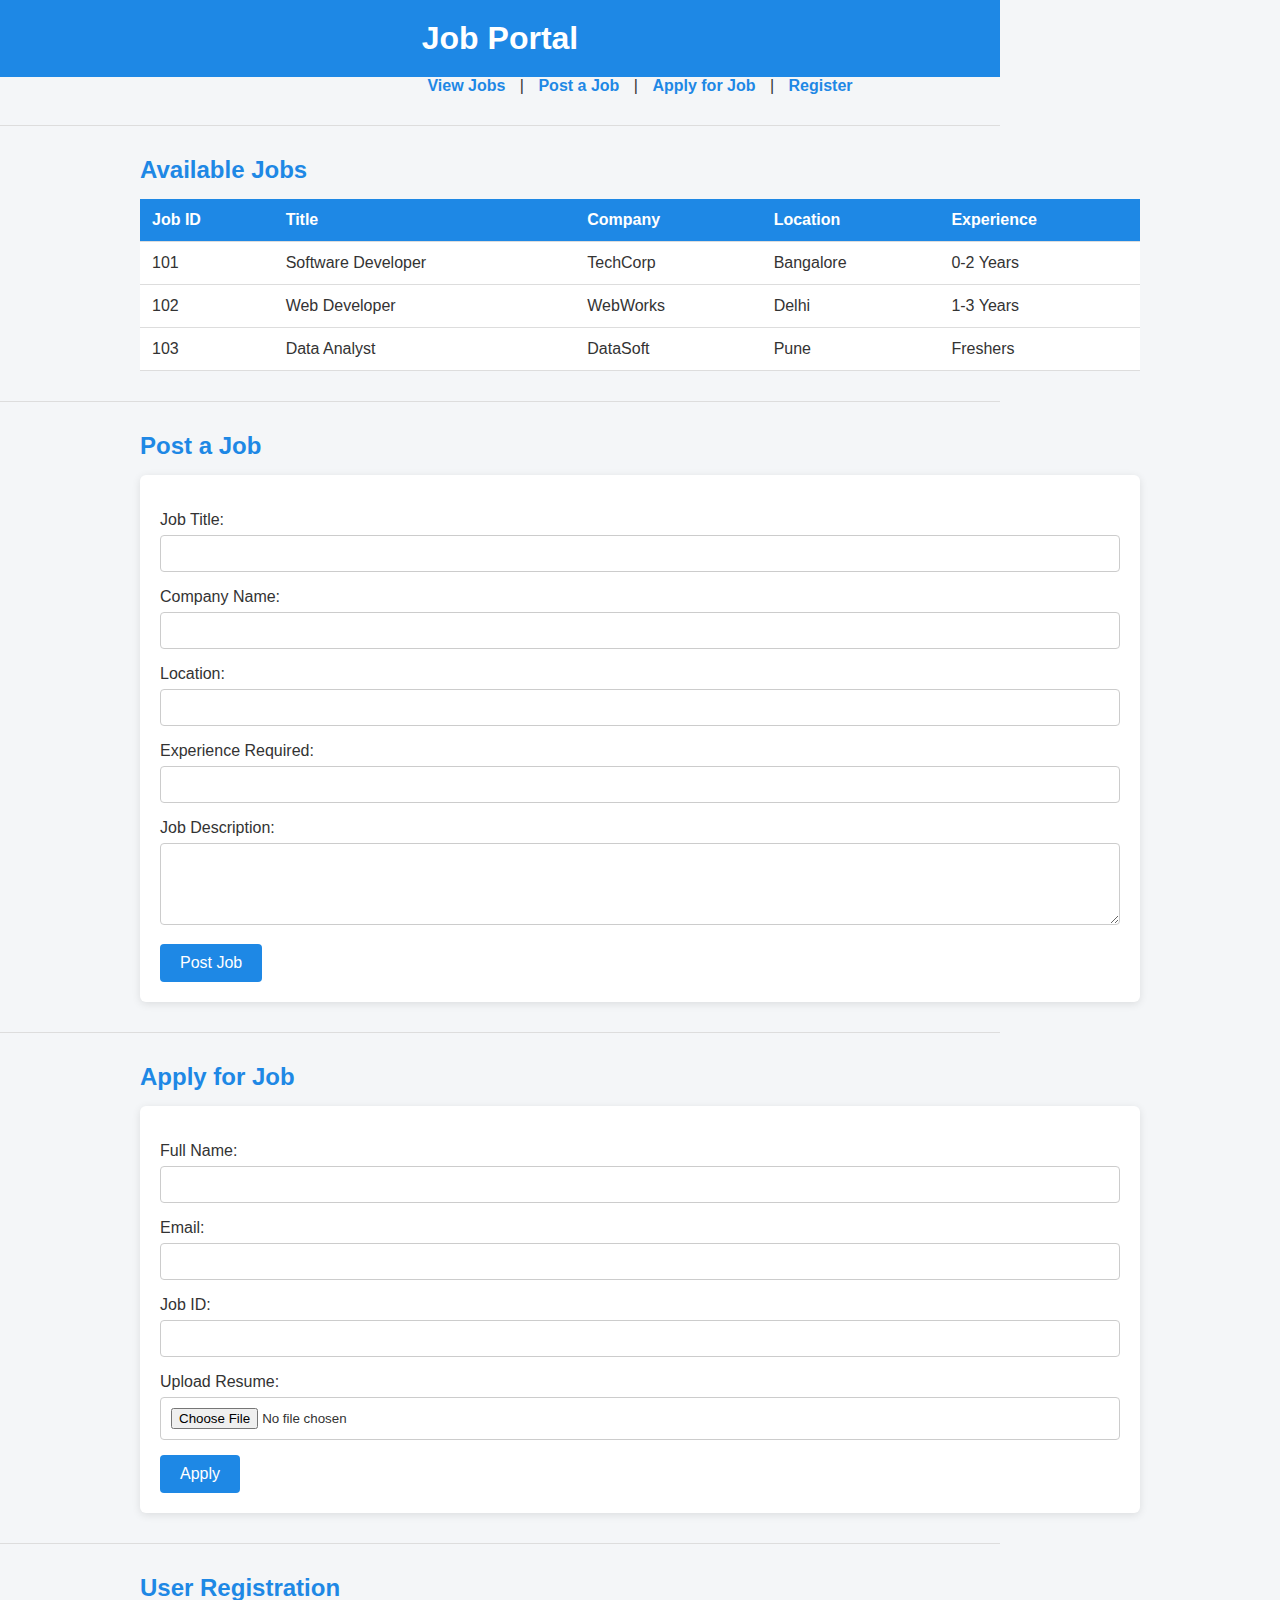
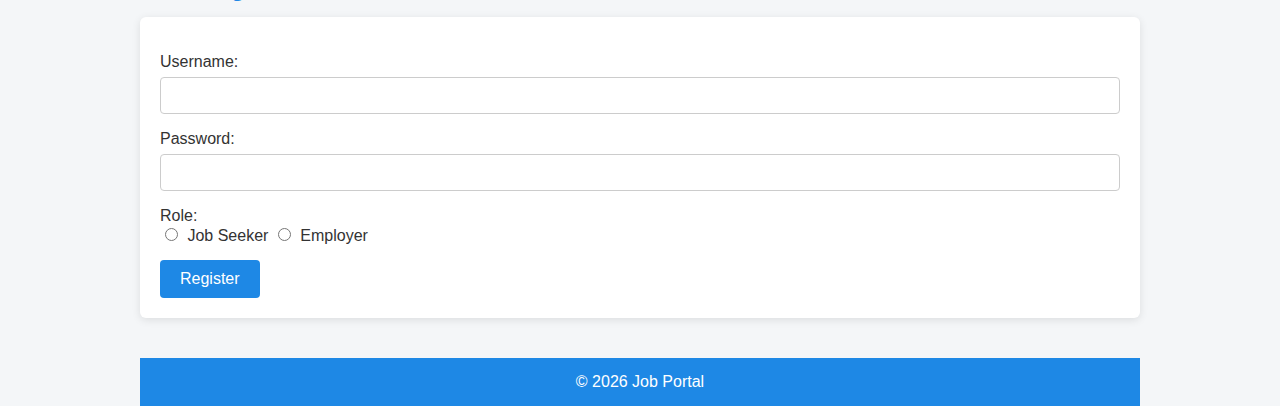
<file: job_portal/index.html>
<!DOCTYPE html>
<html lang="en">
<head>
    <meta charset="UTF-8">
    <meta name="viewport" content="width=device-width, initial-scale=1.0">
    <title>Job Portal</title>

    <style>
        /* Reset & base styles */
        * {
            box-sizing: border-box;
            font-family: Arial, Helvetica, sans-serif;
        }

        body {
            margin: 0;
            padding: 0;
            background-color: #f4f6f8;
            color: #333;
        }

        /* Page container */
        body > * {
            max-width: 1000px;
            margin: auto;
        }

        h1 {
            text-align: center;
            background-color: #1e88e5;
            color: white;
            padding: 20px;
            margin: 0;
        }

        /* Navigation */
        p a {
            text-decoration: none;
            color: #1e88e5;
            font-weight: bold;
            margin: 0 10px;
        }

        p a:hover {
            text-decoration: underline;
        }

        hr {
            border: none;
            height: 1px;
            background-color: #ddd;
            margin: 30px 0;
        }

        h2 {
            color: #1e88e5;
            margin-bottom: 15px;
        }

        /* Table styling */
        table {
            width: 100%;
            border-collapse: collapse;
            background-color: white;
        }

        th, td {
            padding: 12px;
            text-align: left;
            border-bottom: 1px solid #ddd;
        }

        th {
            background-color: #1e88e5;
            color: white;
        }

        tr:hover {
            background-color: #f1f1f1;
        }

        /* Forms */
        form {
            background-color: white;
            padding: 20px;
            border-radius: 6px;
            box-shadow: 0 2px 8px rgba(0,0,0,0.1);
        }

        input[type="text"],
        input[type="email"],
        input[type="password"],
        input[type="file"],
        textarea {
            width: 100%;
            padding: 10px;
            margin-top: 6px;
            border: 1px solid #ccc;
            border-radius: 4px;
        }

        textarea {
            resize: vertical;
        }

        input[type="radio"] {
            margin-right: 5px;
        }

        input[type="submit"] {
            background-color: #1e88e5;
            color: white;
            border: none;
            padding: 10px 20px;
            border-radius: 4px;
            cursor: pointer;
            font-size: 16px;
        }

        input[type="submit"]:hover {
            background-color: #1565c0;
        }

        /* Footer */
        footer {
            text-align: center;
            padding: 15px;
            background-color: #1e88e5;
            color: white;
            margin-top: 40px;
        }

        /* Spacing tweaks */
        p {
            margin-bottom: 15px;
        }
    </style>
</head>
<body>

    <h1>Job Portal</h1>

    <p style="text-align:center;">
        <a href="#jobs">View Jobs</a> |
        <a href="#post">Post a Job</a> |
        <a href="#apply">Apply for Job</a> |
        <a href="#register">Register</a>
    </p>

    <hr>

    <h2 id="jobs">Available Jobs</h2>

    <table>
        <tr>
            <th>Job ID</th>
            <th>Title</th>
            <th>Company</th>
            <th>Location</th>
            <th>Experience</th>
        </tr>
        <tr>
            <td>101</td>
            <td>Software Developer</td>
            <td>TechCorp</td>
            <td>Bangalore</td>
            <td>0-2 Years</td>
        </tr>
        <tr>
            <td>102</td>
            <td>Web Developer</td>
            <td>WebWorks</td>
            <td>Delhi</td>
            <td>1-3 Years</td>
        </tr>
        <tr>
            <td>103</td>
            <td>Data Analyst</td>
            <td>DataSoft</td>
            <td>Pune</td>
            <td>Freshers</td>
        </tr>
    </table>

    <hr>

    <h2 id="post">Post a Job</h2>

    <form>
        <p>
            Job Title:<br>
            <input type="text" name="job_title">
        </p>

        <p>
            Company Name:<br>
            <input type="text" name="company">
        </p>

        <p>
            Location:<br>
            <input type="text" name="location">
        </p>

        <p>
            Experience Required:<br>
            <input type="text" name="experience">
        </p>

        <p>
            Job Description:<br>
            <textarea rows="4"></textarea>
        </p>

        <input type="submit" value="Post Job">
    </form>

    <hr>

    <h2 id="apply">Apply for Job</h2>

    <form>
        <p>
            Full Name:<br>
            <input type="text" name="name">
        </p>

        <p>
            Email:<br>
            <input type="email" name="email">
        </p>

        <p>
            Job ID:<br>
            <input type="text" name="job_id">
        </p>

        <p>
            Upload Resume:<br>
            <input type="file">
        </p>

        <input type="submit" value="Apply">
    </form>

    <hr>

    <h2 id="register">User Registration</h2>

    <form>
        <p>
            Username:<br>
            <input type="text" name="username">
        </p>

        <p>
            Password:<br>
            <input type="password" name="password">
        </p>

        <p>
            Role:<br>
            <input type="radio" name="role"> Job Seeker
            <input type="radio" name="role"> Employer
        </p>

        <input type="submit" value="Register">
    </form>

    <footer>
        &copy; 2026 Job Portal
    </footer>

</body>
</html>
</file>
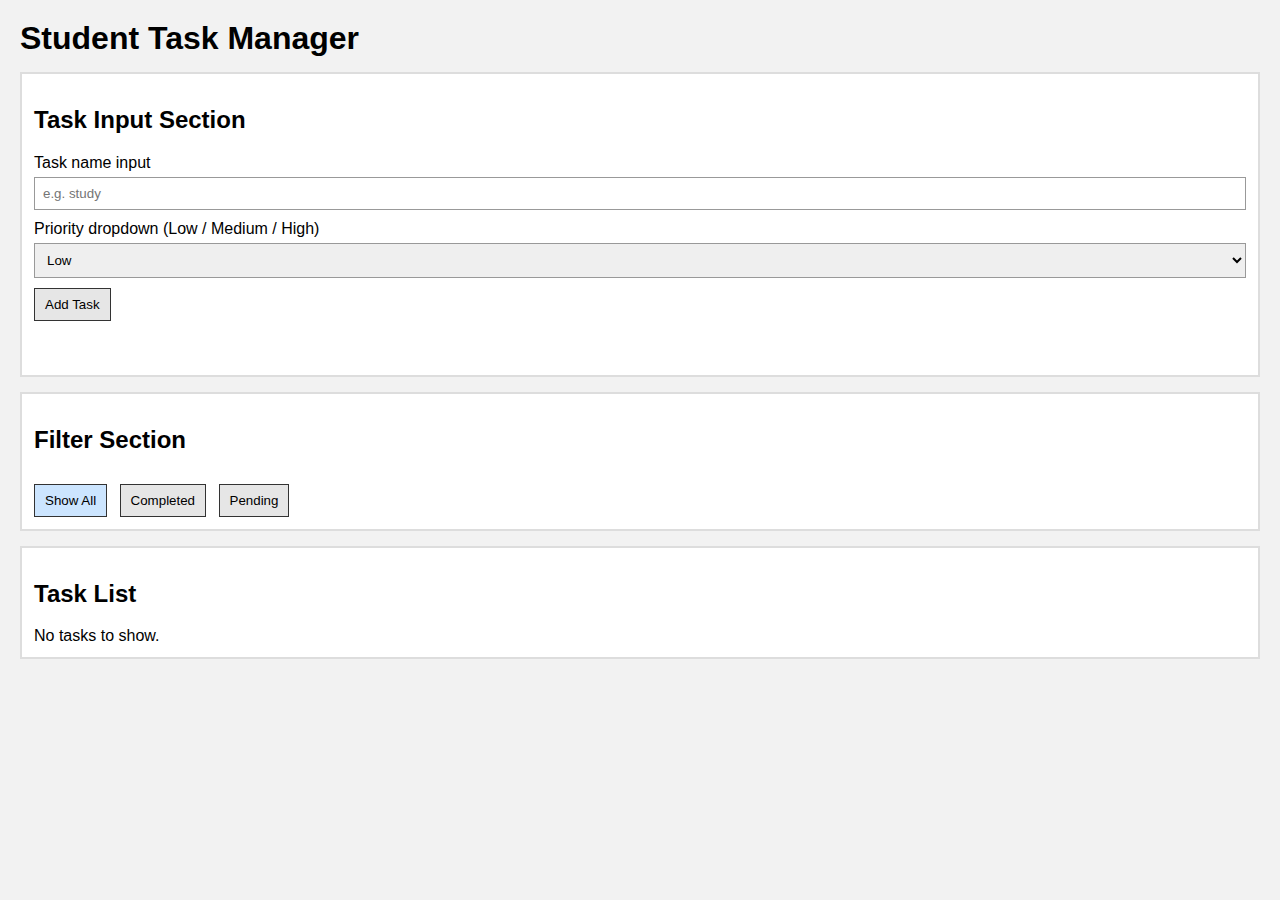
<file: LabMST/index.html>
<!doctype html>
<html lang="en">
  <head>
    <meta charset="UTF-8" />
    <meta name="viewport" content="width=device-width, initial-scale=1.0" />
    <title>Student Task Manager</title>
    <link rel="stylesheet" href="style.css" />
  </head>
  <body>
    <h1>Student Task Manager</h1>

    <div class="box">
      <h2>Task Input Section</h2>

      <label for="taskName">Task name input</label>
      <input id="taskName" type="text" placeholder="e.g. study" />

      <label for="priority">Priority dropdown (Low / Medium / High)</label>
      <select id="priority">
        <option value="Low">Low</option>
        <option value="Medium">Medium</option>
        <option value="High">High</option>
      </select>

      <button id="addTaskBtn">Add Task</button>
      <p id="message" class="message"></p>
    </div>

    <div class="box">
      <h2>Filter Section</h2>
      <div class="filters">
        <button class="filterBtn" data-filter="all">Show All</button>
        <button class="filterBtn" data-filter="completed">Completed</button>
        <button class="filterBtn" data-filter="pending">Pending</button>
      </div>
    </div>

    <div class="box">
      <h2>Task List</h2>
      <ul id="taskList"></ul>
    </div>

    <script src="script.js"></script>
  </body>
</html>
</file>
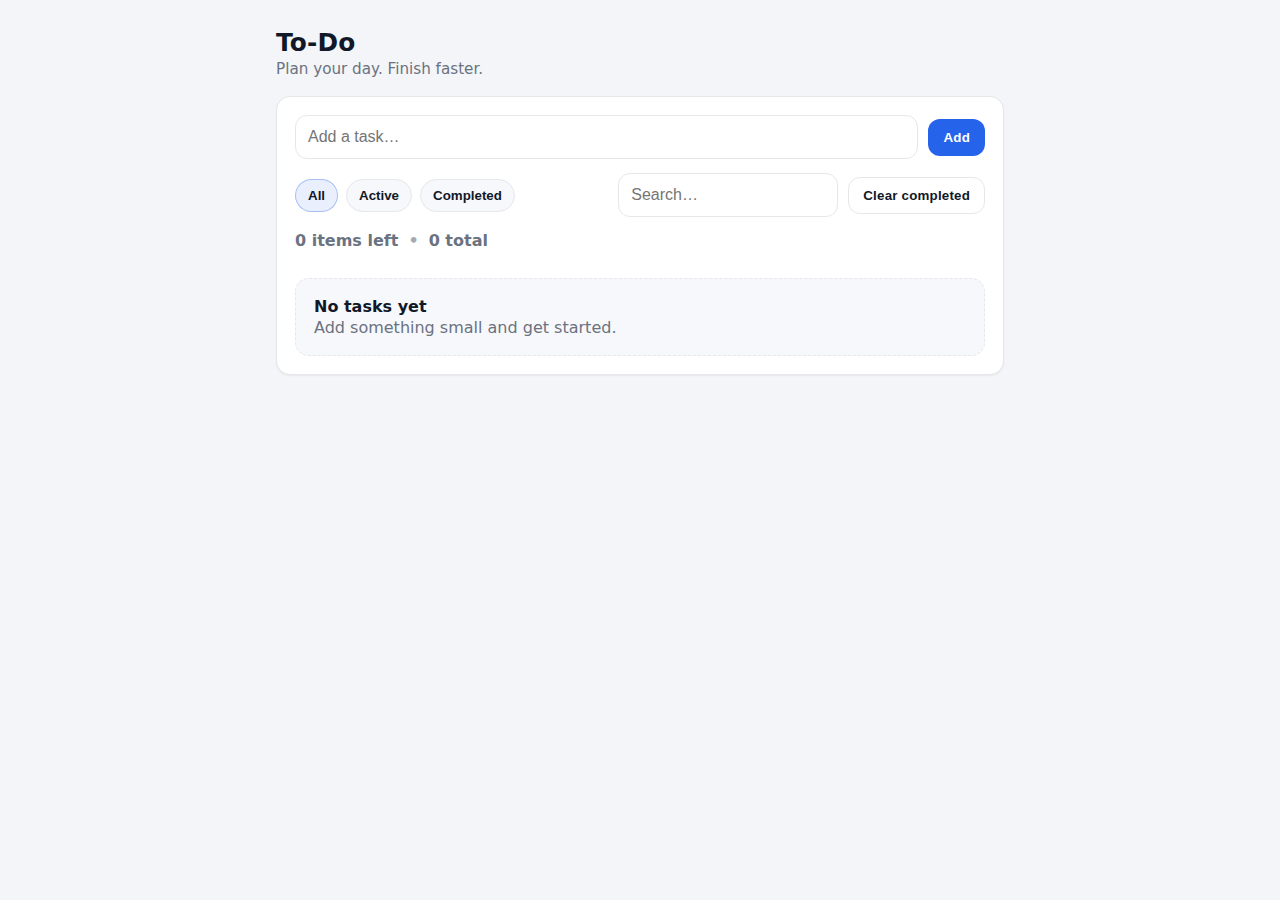
<file: todo_app/index.html>
<!DOCTYPE html>
<html lang="en">
<head>
    <meta charset="UTF-8">
    <meta name="viewport" content="width=device-width, initial-scale=1.0">
    <title>To-Do App</title>
    <meta name="description" content="A clean and interactive to-do app with filters and persistence.">
    <link rel="stylesheet" href="style.css">
</head>
<body>
    <main class="page">
        <header class="top">
            <div class="brand">
                <div>
                    <h1>To-Do</h1>
                    <p class="subtitle">Plan your day. Finish faster.</p>
                </div>
            </div>
        </header>

        <section class="card" aria-label="Add a task">
            <form id="taskForm" class="task-form" autocomplete="off">
                <label class="sr-only" for="taskInput">Task</label>
                <input id="taskInput" type="text" placeholder="Add a task…" maxlength="120" />
                <button id="addTask" type="submit" class="btn btn-primary">Add</button>
            </form>

            <div class="toolbar" aria-label="Filters and actions">
                <div class="filters" role="tablist" aria-label="Task filter">
                    <button class="chip is-active" type="button" data-filter="all">All</button>
                    <button class="chip" type="button" data-filter="active">Active</button>
                    <button class="chip" type="button" data-filter="completed">Completed</button>
                </div>

                <div class="search">
                    <label class="sr-only" for="searchInput">Search</label>
                    <input id="searchInput" type="search" placeholder="Search…" />
                </div>

                <div class="actions">
                    <button id="clearCompleted" class="btn btn-ghost" type="button">Clear completed</button>
                </div>
            </div>

            <div class="stats" aria-live="polite">
                <span id="itemsLeft">0 items left</span>
                <span class="dot" aria-hidden="true">•</span>
                <span id="itemsTotal">0 total</span>
            </div>

            <ul class="listTask" id="listTask" aria-label="Task list"></ul>

            <div class="empty" id="emptyState">
                <div class="empty-title">No tasks yet</div>
                <div class="empty-sub">Add something small and get started.</div>
            </div>
        </section>
    </main>
    <script src="script.js"></script>
</body>
</html>
</file>
<file: LabMST/style.css>
body {
  font-family: Arial, sans-serif;
  background: #f2f2f2;
  margin: 0;
  padding: 20px;
}

h1 {
  margin: 0 0 15px 0;
}

.box {
  background: white;
  border: 2px solid #ddd;
  padding: 12px;
  margin-bottom: 15px;
}

label {
  display: block;
  margin-top: 10px;
  margin-bottom: 5px;
}

input,
select {
  width: 100%;
  padding: 8px;
  box-sizing: border-box;
  border: 1px solid #999;
}

button {
  margin-top: 10px;
  padding: 8px 10px;
  border: 1px solid #333;
  background: #e6e6e6;
  cursor: pointer;
}

button:hover {
  background: #d9d9d9;
}

.filters button {
  margin-right: 8px;
}

.filters .active {
  background: #cce5ff;
}

.message {
  margin-top: 8px;
  color: #cc0000;
  min-height: 18px;
}

#taskList {
  list-style: none;
  padding-left: 0;
  margin: 0;
}

.taskItem {
  border: 1px solid #bbb;
  padding: 8px;
  margin-bottom: 8px;
  background: #fafafa;
  display: flex;
  align-items: center;
  justify-content: space-between;
}

.taskLeft {
  display: flex;
  align-items: center;
  gap: 10px;
}

.taskText {
  line-height: 1.2;
}

.taskText.done {
  text-decoration: line-through;
  color: #666;
}

.priorityTag {
  font-size: 12px;
  padding: 2px 6px;
  border: 1px solid #777;
  background: #fff;
}

.deleteBtn {
  background: #ffd6d6;
  border: 1px solid #aa0000;
}

.deleteBtn:hover {
  background: #ffbfbf;
}
</file>
<file: todo_app/style.css>
:root {
  --bg: #f3f5f8;
  --surface: #ffffff;
  --surface-2: #f7f8fb;
  --text: #111827;
  --muted: #6b7280;
  --border: #e5e7eb;
  --primary: #2563eb;
  --danger: #b91c1c;
  --success: #15803d;
  --shadow: 0 12px 28px rgba(17, 24, 39, 0.12);
  --radius: 14px;
  --ring: 0 0 0 3px rgba(37, 99, 235, 0.18);
}

* {
  box-sizing: border-box;
}

html {
  scroll-behavior: smooth;
}

body {
  margin: 0;
  font-family: ui-sans-serif, system-ui, -apple-system, Segoe UI, Roboto, Helvetica, Arial;
  background: var(--bg);
  color: var(--text);
}

@media (prefers-reduced-motion: no-preference) {
  .page {
    animation: pageIn 420ms ease both;
  }
}

@keyframes pageIn {
  from {
    opacity: 0;
    transform: translateY(8px);
  }
  to {
    opacity: 1;
    transform: translateY(0);
  }
}

.page {
  max-width: 760px;
  margin: 0 auto;
  padding: 28px 16px 60px;
}

.top {
  display: flex;
  justify-content: space-between;
  align-items: center;
  margin-bottom: 18px;
}

.brand {
  display: flex;
  align-items: center;
  gap: 14px;
}

h1 {
  margin: 0;
  font-size: 1.55rem;
  letter-spacing: 0.2px;
}

.subtitle {
  margin: 3px 0 0;
  color: var(--muted);
  font-size: 0.95rem;
}

.card {
  background: var(--surface);
  border: 1px solid var(--border);
  border-radius: var(--radius);
  box-shadow: 0 1px 2px rgba(0,0,0,0.06);
  padding: 18px;
  transition: transform 180ms ease, box-shadow 180ms ease;
}

@media (prefers-reduced-motion: no-preference) {
  .card:hover {
    transform: translateY(-1px);
    box-shadow: 0 18px 40px rgba(17, 24, 39, 0.10);
  }
}

.task-form {
  display: grid;
  grid-template-columns: 1fr auto;
  gap: 10px;
  align-items: center;
}

#taskInput,
#searchInput {
  width: 100%;
  padding: 12px 12px;
  border: 1px solid var(--border);
  border-radius: 12px;
  font-size: 1rem;
  background: var(--surface);
  transition: border-color 160ms ease, box-shadow 160ms ease;
}

#taskInput:focus,
#searchInput:focus {
  outline: none;
  border-color: var(--primary);
  box-shadow: var(--ring);
}

.toolbar {
  display: grid;
  grid-template-columns: 1fr 220px auto;
  gap: 10px;
  align-items: center;
  margin-top: 14px;
}

.filters {
  display: flex;
  gap: 8px;
  flex-wrap: wrap;
}

.chip {
  border: 1px solid var(--border);
  background: var(--surface-2);
  color: var(--text);
  border-radius: 999px;
  padding: 8px 12px;
  font-weight: 650;
  cursor: pointer;
  transition: transform 140ms ease, background-color 140ms ease, border-color 140ms ease;
}

@media (prefers-reduced-motion: no-preference) {
  .chip:hover {
    transform: translateY(-1px);
  }

  .chip:active {
    transform: translateY(0);
  }
}

.chip.is-active {
  background: rgba(37, 99, 235, 0.10);
  border-color: rgba(37, 99, 235, 0.35);
}

.btn {
  border: 1px solid transparent;
  border-radius: 12px;
  padding: 10px 14px;
  cursor: pointer;
  font-weight: 700;
  letter-spacing: 0.2px;
  transition: transform 140ms ease, background-color 140ms ease, filter 140ms ease;
}

@media (prefers-reduced-motion: no-preference) {
  .btn:active {
    transform: translateY(1px);
  }
}

.btn-primary {
  background: var(--primary);
  color: white;
}

.btn-primary:hover {
  filter: brightness(0.95);
}

.btn-ghost {
  background: transparent;
  border-color: var(--border);
  color: var(--text);
}

.btn-ghost:hover {
  background: var(--surface-2);
}

.stats {
  display: flex;
  align-items: center;
  gap: 10px;
  margin-top: 14px;
  color: var(--muted);
  font-weight: 600;
}

.dot {
  opacity: 0.6;
}

.listTask {
  list-style: none;
  padding: 0;
  margin: 14px 0 0;
  display: grid;
  gap: 10px;
}

.task {
  display: grid;
  grid-template-columns: auto 1fr auto;
  gap: 10px;
  align-items: center;
  padding: 12px;
  border: 1px solid var(--border);
  border-radius: 14px;
  background: var(--surface);
  transition: transform 160ms ease, box-shadow 160ms ease, border-color 160ms ease, opacity 160ms ease;
  will-change: transform;
}

.task:hover {
  box-shadow: 0 10px 18px rgba(17, 24, 39, 0.08);
}

@media (prefers-reduced-motion: no-preference) {
  .task {
    animation: taskIn 220ms ease both;
  }
}

@keyframes taskIn {
  from {
    opacity: 0;
    transform: translateY(6px);
  }
  to {
    opacity: 1;
    transform: translateY(0);
  }
}

.task-check {
  width: 18px;
  height: 18px;
  transition: transform 140ms ease;
}

@media (prefers-reduced-motion: no-preference) {
  .task-check:active {
    transform: scale(0.92);
  }
}

.task-text {
  margin: 0;
  font-size: 1rem;
  line-height: 1.35;
}

.task.completed .task-text {
  color: var(--muted);
  text-decoration: line-through;
}

@media (prefers-reduced-motion: no-preference) {
  .task.completed {
    border-color: rgba(21, 128, 61, 0.25);
  }
}

.task-buttons {
  display: inline-flex;
  gap: 8px;
}

.icon {
  border: 1px solid var(--border);
  background: var(--surface-2);
  border-radius: 12px;
  padding: 8px 10px;
  cursor: pointer;
  font-weight: 700;
  transition: transform 140ms ease, background-color 140ms ease, border-color 140ms ease;
}

@media (prefers-reduced-motion: no-preference) {
  .icon:hover {
    transform: translateY(-1px);
  }

  .icon:active {
    transform: translateY(0);
  }
}

.icon:hover {
  background: var(--surface);
}

.icon.danger {
  border-color: rgba(185, 28, 28, 0.30);
  color: var(--danger);
}

.edit-input {
  width: 100%;
  padding: 10px 10px;
  border: 1px solid var(--border);
  border-radius: 12px;
  font-size: 1rem;
}

.edit-input:focus {
  outline: none;
  border-color: var(--primary);
  box-shadow: var(--ring);
}

.empty {
  margin-top: 14px;
  padding: 18px;
  border: 1px dashed var(--border);
  border-radius: 14px;
  background: var(--surface-2);
  display: none;
}

@media (prefers-reduced-motion: no-preference) {
  .empty {
    animation: emptyIn 220ms ease both;
  }
}

@keyframes emptyIn {
  from {
    opacity: 0;
    transform: translateY(6px);
  }
  to {
    opacity: 1;
    transform: translateY(0);
  }
}

.empty-title {
  font-weight: 800;
  margin-bottom: 2px;
}

.empty-sub {
  color: var(--muted);
}

.sr-only {
  position: absolute;
  width: 1px;
  height: 1px;
  padding: 0;
  margin: -1px;
  overflow: hidden;
  clip: rect(0, 0, 0, 0);
  white-space: nowrap;
  border: 0;
}

@media (max-width: 640px) {
  .toolbar {
    grid-template-columns: 1fr;
  }
}
</file>
